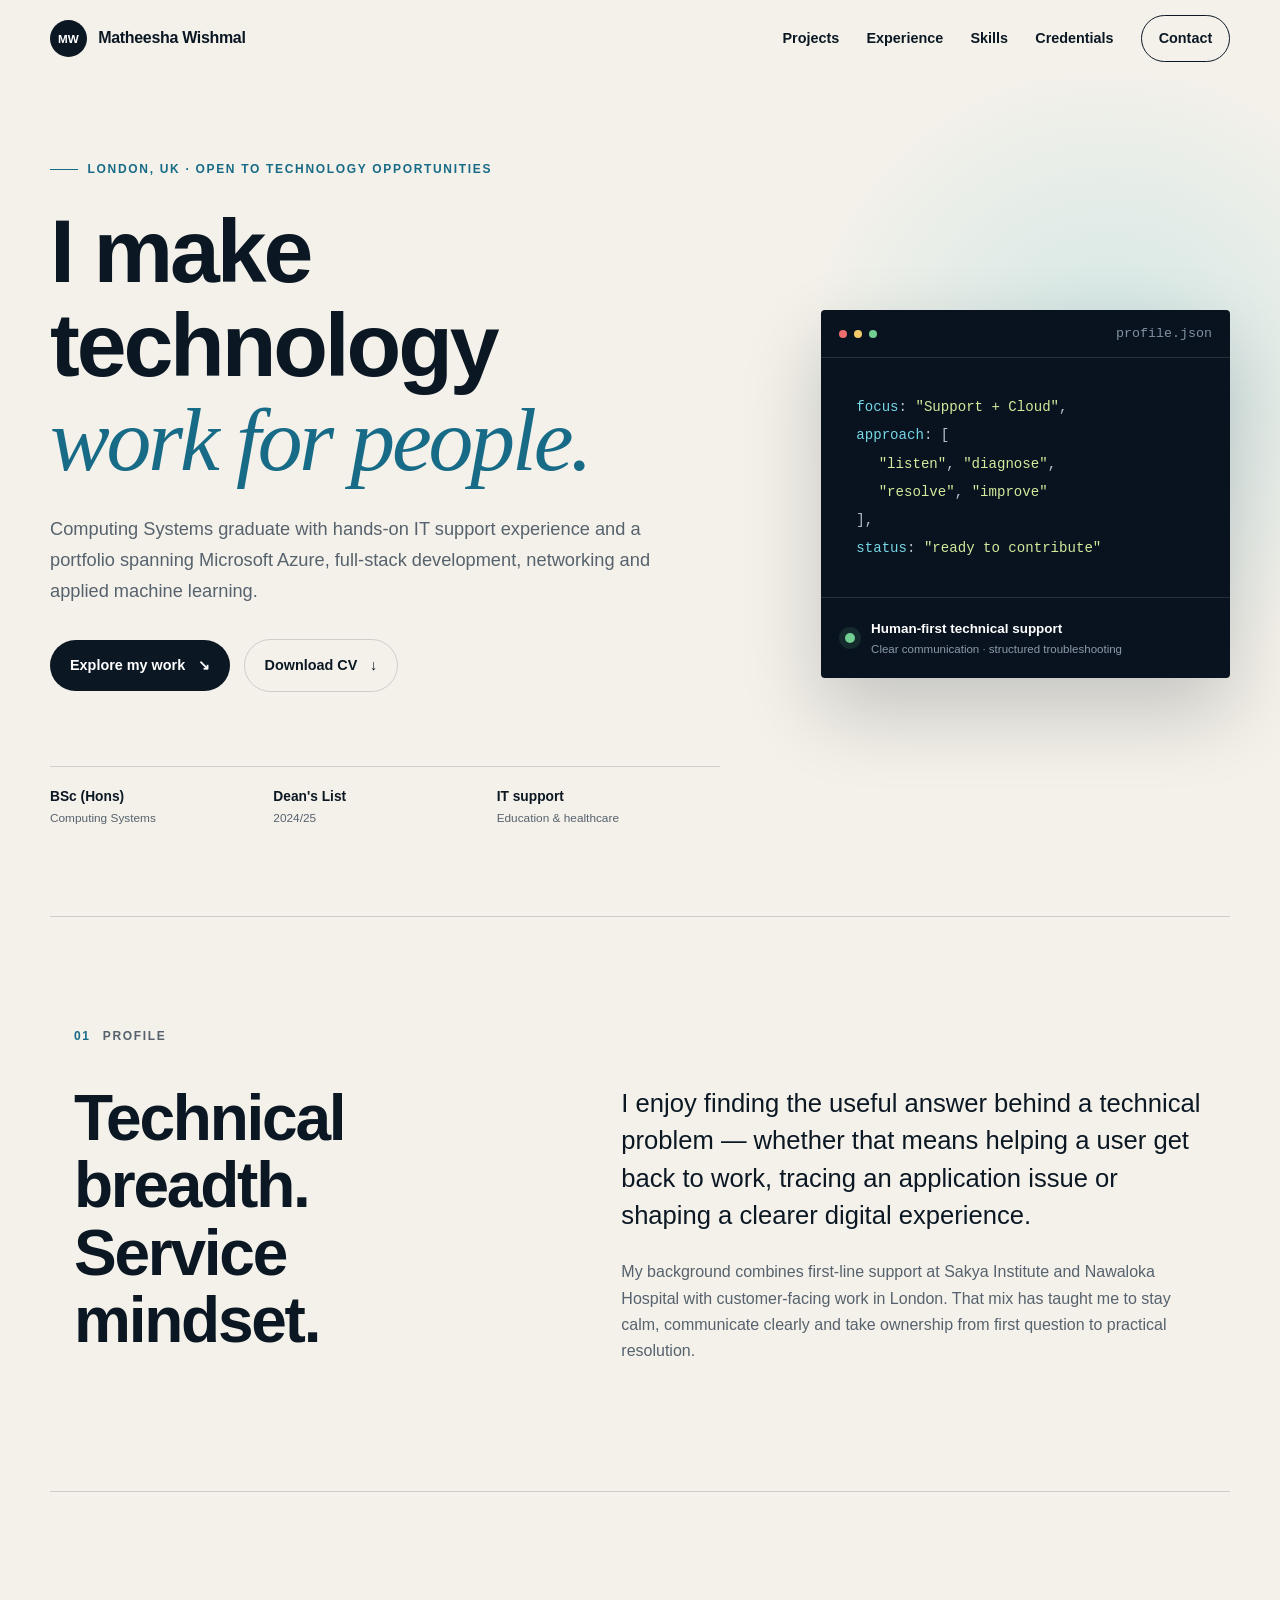
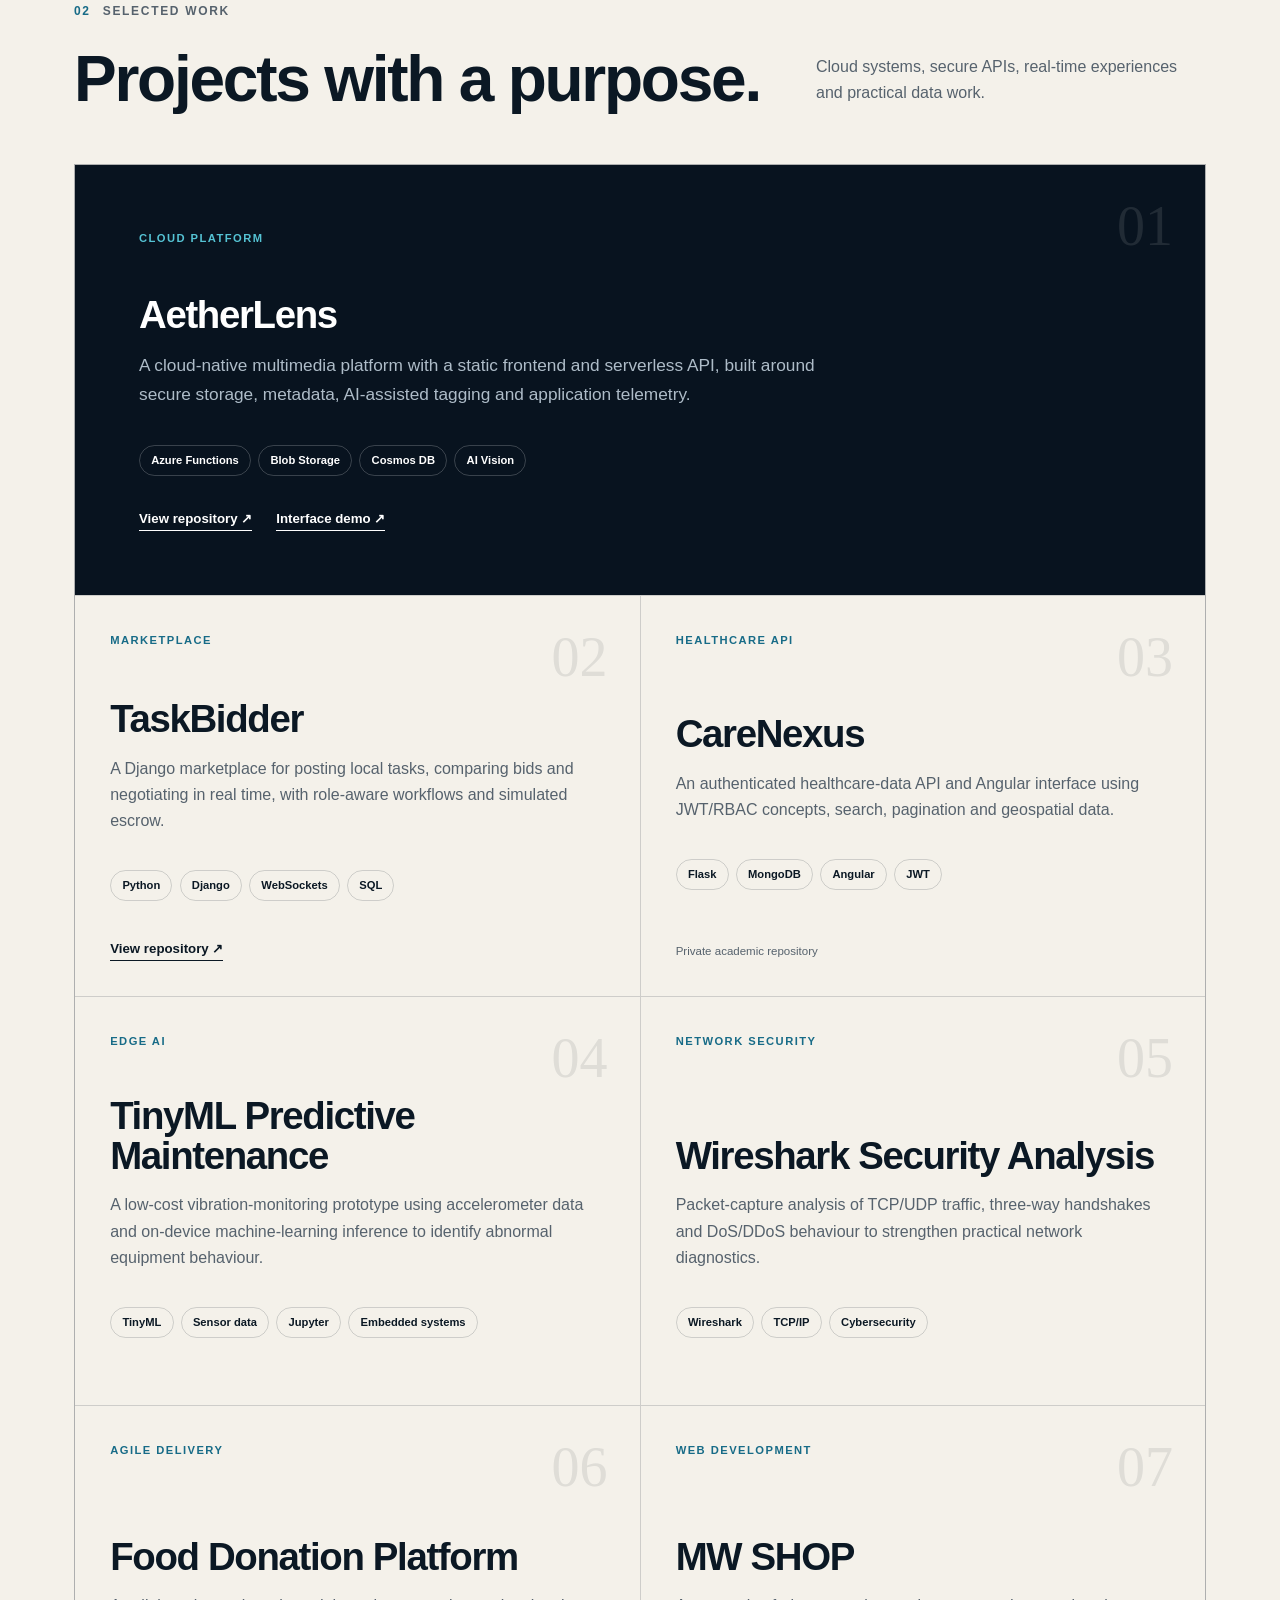
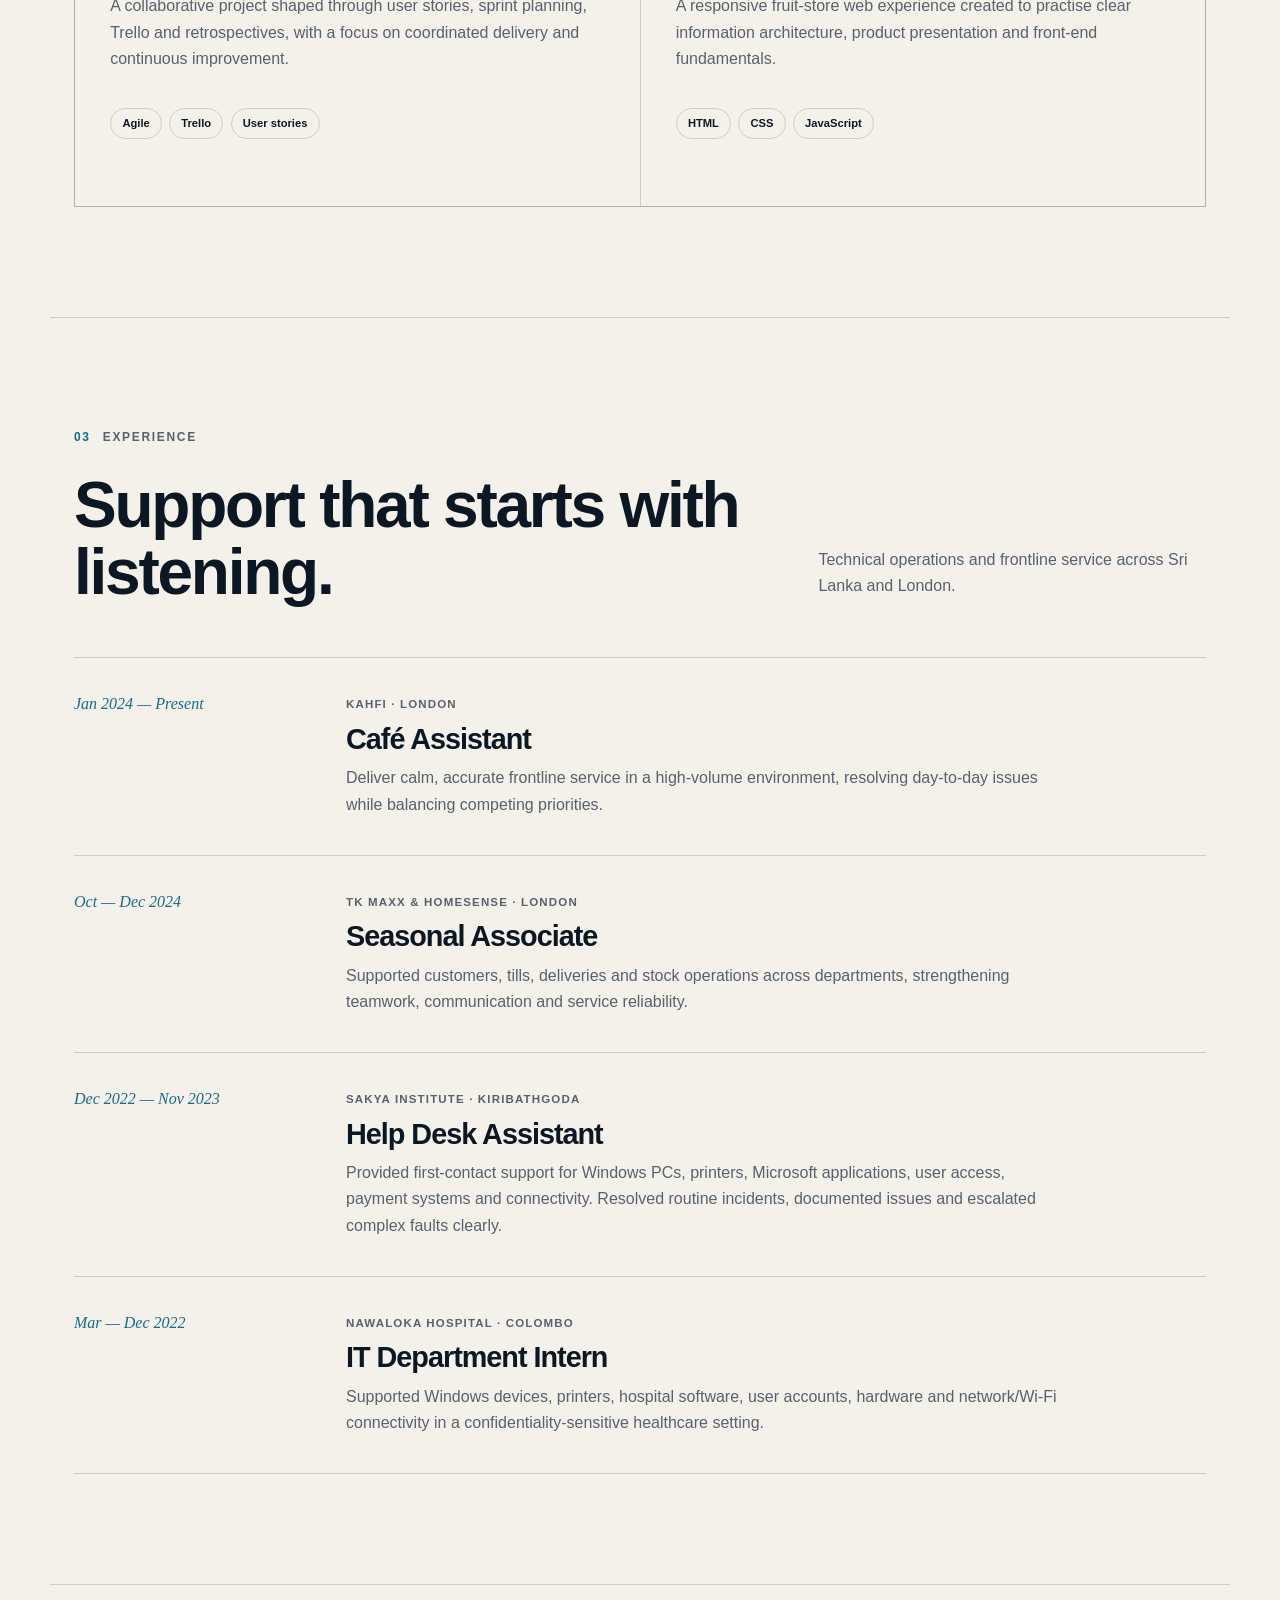
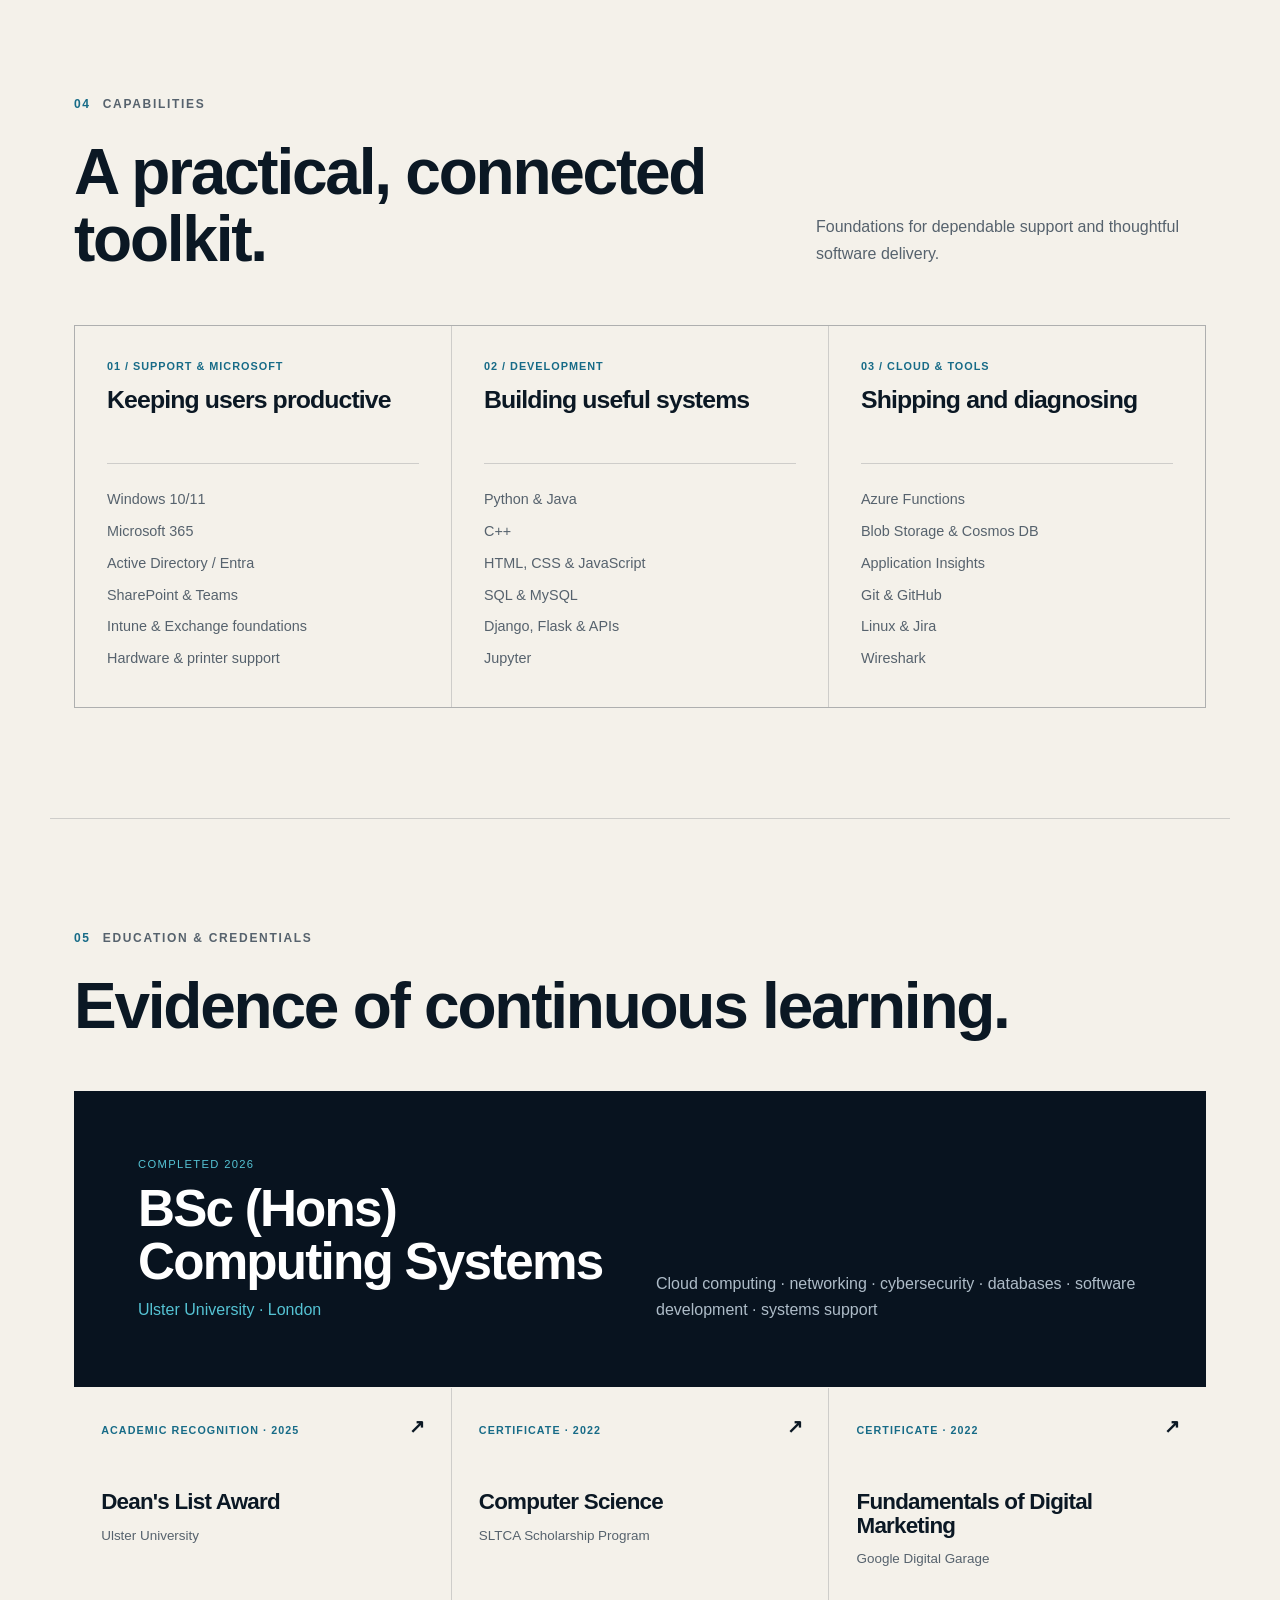
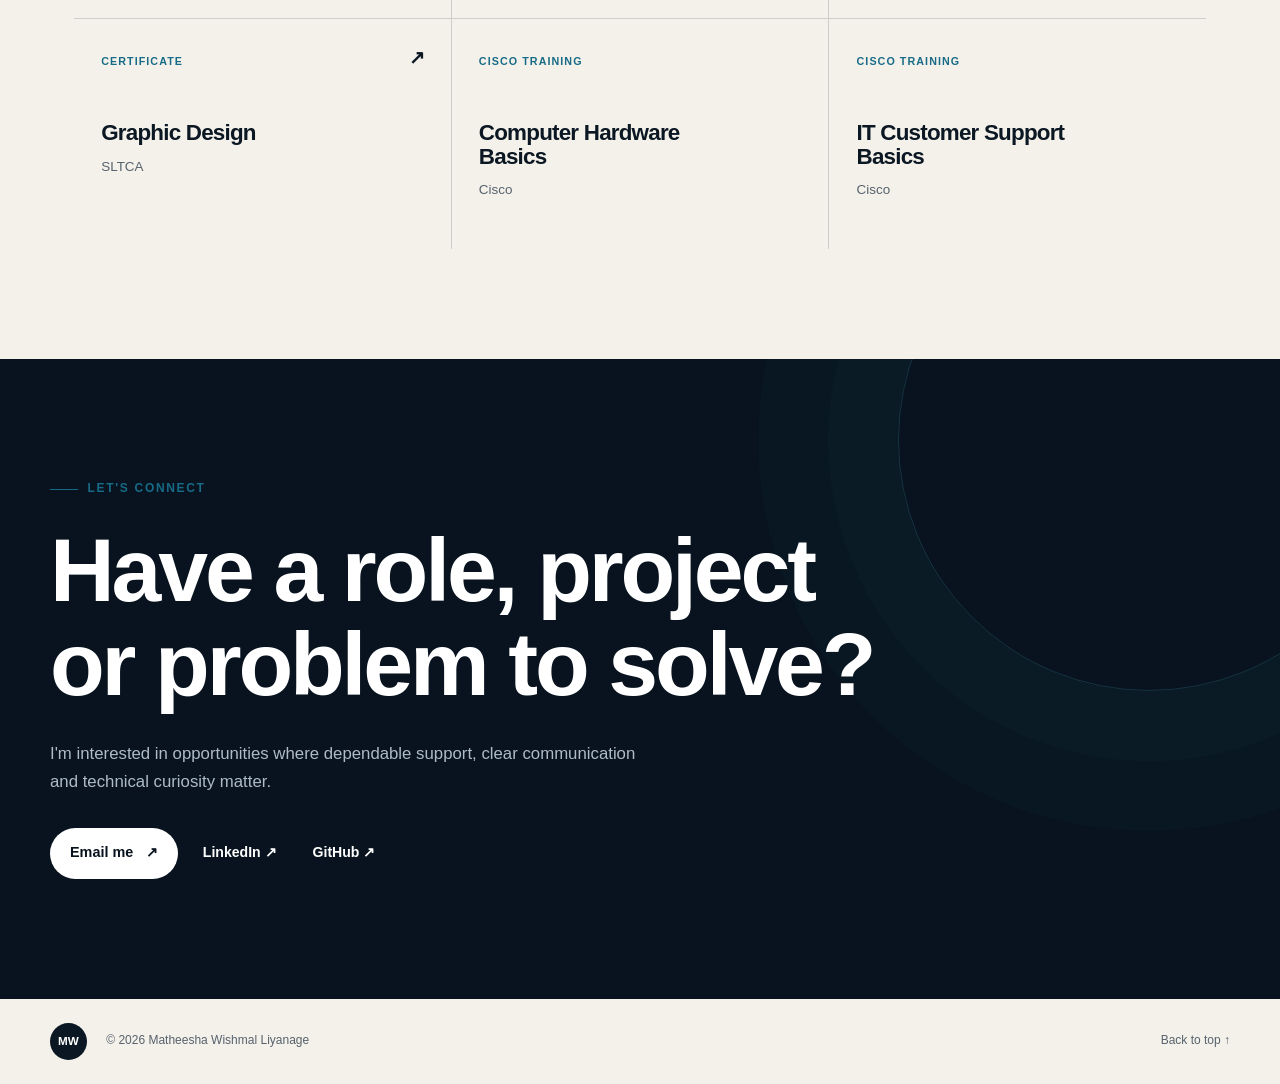
<file: index.html>
<!doctype html>
<html lang="en">
<head>
  <meta charset="utf-8">
  <meta name="viewport" content="width=device-width, initial-scale=1">
  <meta name="theme-color" content="#08131f">
  <meta name="description" content="Portfolio of Matheesha Wishmal Liyanage, a Computing Systems graduate and IT support professional building secure cloud, software and data solutions.">
  <meta name="author" content="Matheesha Wishmal Liyanage">
  <meta name="robots" content="index, follow">
  <link rel="canonical" href="https://matheeshawishmal.github.io/">
  <meta property="og:type" content="website">
  <meta property="og:url" content="https://matheeshawishmal.github.io/">
  <meta property="og:title" content="Matheesha Wishmal Liyanage | Computing Systems & IT Support">
  <meta property="og:description" content="IT support experience, cloud engineering projects and practical software solutions.">
  <meta property="og:image" content="https://matheeshawishmal.github.io/og-image.png">
  <meta name="twitter:card" content="summary_large_image">
  <meta name="twitter:title" content="Matheesha Wishmal Liyanage | Portfolio">
  <meta name="twitter:description" content="Computing Systems graduate focused on IT support, Microsoft technologies and secure cloud solutions.">
  <meta name="twitter:image" content="https://matheeshawishmal.github.io/og-image.png">
  <title>Matheesha Wishmal Liyanage | Computing Systems & IT Support</title>
  <link rel="icon" href="favicon.svg" type="image/svg+xml">
  <link rel="stylesheet" href="style.css">
  <script type="application/ld+json">
  {
    "@context": "https://schema.org",
    "@type": "Person",
    "name": "Matheesha Wishmal Liyanage",
    "url": "https://matheeshawishmal.github.io/",
    "sameAs": ["https://github.com/MatheeshaWishmal", "https://www.linkedin.com/in/matheesha-wishmal-4859822b1/"],
    "alumniOf": {"@type": "CollegeOrUniversity", "name": "Ulster University"},
    "knowsAbout": ["IT support", "Microsoft 365", "Azure", "Python", "JavaScript", "SQL", "Cybersecurity"]
  }
  </script>
</head>
<body>
  <a class="skip-link" href="#main">Skip to content</a>
  <header class="site-header" data-header>
    <a class="brand" href="#top" aria-label="Matheesha Wishmal Liyanage, home">
      <span class="brand-mark" aria-hidden="true">MW</span><span class="brand-name">Matheesha Wishmal</span>
    </a>
    <button class="nav-toggle" type="button" aria-expanded="false" aria-controls="primary-nav" data-nav-toggle>
      <span class="sr-only">Toggle navigation</span><span></span><span></span>
    </button>
    <nav id="primary-nav" class="primary-nav" aria-label="Primary navigation" data-nav>
      <a href="#projects">Projects</a><a href="#experience">Experience</a><a href="#skills">Skills</a><a href="#credentials">Credentials</a><a class="nav-cta" href="#contact">Contact</a>
    </nav>
  </header>

  <main id="main">
    <section class="hero" id="top" aria-labelledby="hero-title">
      <div class="hero-glow" aria-hidden="true"></div>
      <div class="hero-copy reveal">
        <p class="eyebrow"><span></span> London, UK · Open to technology opportunities</p>
        <h1 id="hero-title">I make technology<br><em>work for people.</em></h1>
        <p class="hero-lede">Computing Systems graduate with hands-on IT support experience and a portfolio spanning Microsoft Azure, full-stack development, networking and applied machine learning.</p>
        <div class="hero-actions">
          <a class="button button-primary" href="#projects">Explore my work <span aria-hidden="true">↘</span></a>
          <a class="button button-ghost" href="CV.pdf" download>Download CV <span aria-hidden="true">↓</span></a>
        </div>
        <ul class="hero-proof" aria-label="Highlights">
          <li><strong>BSc (Hons)</strong><span>Computing Systems</span></li>
          <li><strong>Dean's List</strong><span>2024/25</span></li>
          <li><strong>IT support</strong><span>Education & healthcare</span></li>
        </ul>
      </div>
      <div class="hero-panel reveal" aria-label="Professional focus">
        <div class="terminal-bar"><span></span><span></span><span></span><small>profile.json</small></div>
        <div class="code-card" aria-hidden="true">
          <p><span class="code-key">focus</span>: <span class="code-string">"Support + Cloud"</span>,</p>
          <p><span class="code-key">approach</span>: [</p>
          <p class="indent"><span class="code-string">"listen"</span>, <span class="code-string">"diagnose"</span>,</p>
          <p class="indent"><span class="code-string">"resolve"</span>, <span class="code-string">"improve"</span></p>
          <p>],</p>
          <p><span class="code-key">status</span>: <span class="code-string">"ready to contribute"</span></p>
        </div>
        <div class="signal"><span></span><p><strong>Human-first technical support</strong><small>Clear communication · structured troubleshooting</small></p></div>
      </div>
    </section>

    <section class="section intro" aria-labelledby="about-title">
      <div class="section-label"><span>01</span> Profile</div>
      <div class="intro-grid">
        <h2 id="about-title">Technical breadth.<br>Service mindset.</h2>
        <div><p class="large-copy">I enjoy finding the useful answer behind a technical problem — whether that means helping a user get back to work, tracing an application issue or shaping a clearer digital experience.</p><p>My background combines first-line support at Sakya Institute and Nawaloka Hospital with customer-facing work in London. That mix has taught me to stay calm, communicate clearly and take ownership from first question to practical resolution.</p></div>
      </div>
    </section>

    <section class="section projects" id="projects" aria-labelledby="projects-title">
      <div class="section-heading"><div><div class="section-label"><span>02</span> Selected work</div><h2 id="projects-title">Projects with a purpose.</h2></div><p>Cloud systems, secure APIs, real-time experiences and practical data work.</p></div>
      <div class="project-grid">
        <article class="project-card project-featured reveal"><div class="project-index">01</div><div class="project-type">Cloud platform</div><h3>AetherLens</h3><p>A cloud-native multimedia platform with a static frontend and serverless API, built around secure storage, metadata, AI-assisted tagging and application telemetry.</p><ul class="tags"><li>Azure Functions</li><li>Blob Storage</li><li>Cosmos DB</li><li>AI Vision</li></ul><div class="project-links"><a href="https://github.com/MatheeshaWishmal/Cloud-Native-Development-AetherLens" target="_blank" rel="noopener">View repository <span aria-hidden="true">↗</span></a><a href="aether-lens.html">Interface demo <span aria-hidden="true">↗</span></a></div></article>
        <article class="project-card reveal"><div class="project-index">02</div><div class="project-type">Marketplace</div><h3>TaskBidder</h3><p>A Django marketplace for posting local tasks, comparing bids and negotiating in real time, with role-aware workflows and simulated escrow.</p><ul class="tags"><li>Python</li><li>Django</li><li>WebSockets</li><li>SQL</li></ul><a class="card-link" href="https://github.com/MatheeshaWishmal/task-bidder" target="_blank" rel="noopener" aria-label="View TaskBidder repository">View repository <span aria-hidden="true">↗</span></a></article>
        <article class="project-card reveal"><div class="project-index">03</div><div class="project-type">Healthcare API</div><h3>CareNexus</h3><p>An authenticated healthcare-data API and Angular interface using JWT/RBAC concepts, search, pagination and geospatial data.</p><ul class="tags"><li>Flask</li><li>MongoDB</li><li>Angular</li><li>JWT</li></ul><span class="private-note">Private academic repository</span></article>
        <article class="project-card reveal"><div class="project-index">04</div><div class="project-type">Edge AI</div><h3>TinyML Predictive Maintenance</h3><p>A low-cost vibration-monitoring prototype using accelerometer data and on-device machine-learning inference to identify abnormal equipment behaviour.</p><ul class="tags"><li>TinyML</li><li>Sensor data</li><li>Jupyter</li><li>Embedded systems</li></ul></article>
        <article class="project-card reveal"><div class="project-index">05</div><div class="project-type">Network security</div><h3>Wireshark Security Analysis</h3><p>Packet-capture analysis of TCP/UDP traffic, three-way handshakes and DoS/DDoS behaviour to strengthen practical network diagnostics.</p><ul class="tags"><li>Wireshark</li><li>TCP/IP</li><li>Cybersecurity</li></ul></article>
        <article class="project-card reveal"><div class="project-index">06</div><div class="project-type">Agile delivery</div><h3>Food Donation Platform</h3><p>A collaborative project shaped through user stories, sprint planning, Trello and retrospectives, with a focus on coordinated delivery and continuous improvement.</p><ul class="tags"><li>Agile</li><li>Trello</li><li>User stories</li></ul></article>
        <article class="project-card reveal"><div class="project-index">07</div><div class="project-type">Web development</div><h3>MW SHOP</h3><p>A responsive fruit-store web experience created to practise clear information architecture, product presentation and front-end fundamentals.</p><ul class="tags"><li>HTML</li><li>CSS</li><li>JavaScript</li></ul></article>
      </div>
    </section>

    <section class="section experience" id="experience" aria-labelledby="experience-title">
      <div class="section-heading"><div><div class="section-label"><span>03</span> Experience</div><h2 id="experience-title">Support that starts with listening.</h2></div><p>Technical operations and frontline service across Sri Lanka and London.</p></div>
      <div class="timeline">
        <article class="timeline-item reveal"><div class="timeline-date">Jan 2024 — Present</div><div><p class="timeline-place">Kahfi · London</p><h3>Café Assistant</h3><p>Deliver calm, accurate frontline service in a high-volume environment, resolving day-to-day issues while balancing competing priorities.</p></div></article>
        <article class="timeline-item reveal"><div class="timeline-date">Oct — Dec 2024</div><div><p class="timeline-place">TK Maxx & Homesense · London</p><h3>Seasonal Associate</h3><p>Supported customers, tills, deliveries and stock operations across departments, strengthening teamwork, communication and service reliability.</p></div></article>
        <article class="timeline-item reveal"><div class="timeline-date">Dec 2022 — Nov 2023</div><div><p class="timeline-place">Sakya Institute · Kiribathgoda</p><h3>Help Desk Assistant</h3><p>Provided first-contact support for Windows PCs, printers, Microsoft applications, user access, payment systems and connectivity. Resolved routine incidents, documented issues and escalated complex faults clearly.</p></div></article>
        <article class="timeline-item reveal"><div class="timeline-date">Mar — Dec 2022</div><div><p class="timeline-place">Nawaloka Hospital · Colombo</p><h3>IT Department Intern</h3><p>Supported Windows devices, printers, hospital software, user accounts, hardware and network/Wi-Fi connectivity in a confidentiality-sensitive healthcare setting.</p></div></article>
      </div>
    </section>

    <section class="section skills" id="skills" aria-labelledby="skills-title">
      <div class="section-heading"><div><div class="section-label"><span>04</span> Capabilities</div><h2 id="skills-title">A practical, connected toolkit.</h2></div><p>Foundations for dependable support and thoughtful software delivery.</p></div>
      <div class="skill-groups">
        <article class="skill-group reveal"><p>01 / Support & Microsoft</p><h3>Keeping users productive</h3><ul><li>Windows 10/11</li><li>Microsoft 365</li><li>Active Directory / Entra</li><li>SharePoint & Teams</li><li>Intune & Exchange foundations</li><li>Hardware & printer support</li></ul></article>
        <article class="skill-group reveal"><p>02 / Development</p><h3>Building useful systems</h3><ul><li>Python & Java</li><li>C++</li><li>HTML, CSS & JavaScript</li><li>SQL & MySQL</li><li>Django, Flask & APIs</li><li>Jupyter</li></ul></article>
        <article class="skill-group reveal"><p>03 / Cloud & tools</p><h3>Shipping and diagnosing</h3><ul><li>Azure Functions</li><li>Blob Storage & Cosmos DB</li><li>Application Insights</li><li>Git & GitHub</li><li>Linux & Jira</li><li>Wireshark</li></ul></article>
      </div>
    </section>

    <section class="section credentials" id="credentials" aria-labelledby="credentials-title">
      <div class="section-heading"><div><div class="section-label"><span>05</span> Education & credentials</div><h2 id="credentials-title">Evidence of continuous learning.</h2></div></div>
      <div class="education-card reveal"><div><p class="credential-year">Completed 2026</p><h3>BSc (Hons) Computing Systems</h3><p>Ulster University · London</p></div><span>Cloud computing · networking · cybersecurity · databases · software development · systems support</span></div>
      <div class="credential-grid">
        <a class="credential-card reveal" href="cert-deanslist.pdf" target="_blank"><span>Academic recognition · 2025</span><h3>Dean's List Award</h3><p>Ulster University</p><b aria-hidden="true">↗</b></a>
        <a class="credential-card reveal" href="cert-cs.pdf" target="_blank"><span>Certificate · 2022</span><h3>Computer Science</h3><p>SLTCA Scholarship Program</p><b aria-hidden="true">↗</b></a>
        <a class="credential-card reveal" href="cert-google.pdf" target="_blank"><span>Certificate · 2022</span><h3>Fundamentals of Digital Marketing</h3><p>Google Digital Garage</p><b aria-hidden="true">↗</b></a>
        <a class="credential-card reveal" href="cert-graphic.pdf" target="_blank"><span>Certificate</span><h3>Graphic Design</h3><p>SLTCA</p><b aria-hidden="true">↗</b></a>
        <article class="credential-card reveal"><span>Cisco training</span><h3>Computer Hardware Basics</h3><p>Cisco</p></article>
        <article class="credential-card reveal"><span>Cisco training</span><h3>IT Customer Support Basics</h3><p>Cisco</p></article>
      </div>
    </section>

    <section class="contact" id="contact" aria-labelledby="contact-title">
      <div class="contact-inner reveal"><p class="eyebrow"><span></span> Let's connect</p><h2 id="contact-title">Have a role, project<br>or problem to solve?</h2><p>I'm interested in opportunities where dependable support, clear communication and technical curiosity matter.</p><div class="contact-actions"><a class="button button-light" href="mailto:matheesha528@gmail.com">Email me <span aria-hidden="true">↗</span></a><a class="text-link" href="https://www.linkedin.com/in/matheesha-wishmal-4859822b1/" target="_blank" rel="noopener">LinkedIn ↗</a><a class="text-link" href="https://github.com/MatheeshaWishmal" target="_blank" rel="noopener">GitHub ↗</a></div></div>
    </section>
  </main>
  <footer><a class="brand" href="#top" aria-label="Back to top"><span class="brand-mark" aria-hidden="true">MW</span></a><p>© <span data-year>2026</span> Matheesha Wishmal Liyanage</p><a href="#top">Back to top ↑</a></footer>
  <script src="script.js" defer></script>
</body>
</html>
</file>
<file: style.css>
:root {
  --ink: #0b1824;
  --navy: #08131f;
  --paper: #f4f1ea;
  --white: #fff;
  --blue: #55c3d4;
  --blue-dark: #176b87;
  --line: rgba(11, 24, 36, .16);
  --muted: #56626d;
  --max: 1180px;
  --ease: cubic-bezier(.2, .8, .2, 1);
}

* { box-sizing: border-box; }
html { scroll-behavior: smooth; }
body { margin: 0; background: var(--paper); color: var(--ink); font-family: Inter, "Segoe UI", Arial, sans-serif; font-size: 16px; line-height: 1.65; -webkit-font-smoothing: antialiased; }
a { color: inherit; text-decoration: none; }
button { font: inherit; }
h1, h2, h3, p { margin-top: 0; }
h1, h2, h3 { letter-spacing: -.035em; line-height: 1.05; }
.sr-only { position: absolute; width: 1px; height: 1px; padding: 0; margin: -1px; overflow: hidden; clip: rect(0, 0, 0, 0); white-space: nowrap; border: 0; }
.skip-link { position: fixed; left: 1rem; top: -5rem; z-index: 1000; background: #fff; color: #000; padding: .75rem 1rem; }
.skip-link:focus { top: 1rem; }

.site-header { height: 78px; padding: 0 max(24px, calc((100vw - var(--max)) / 2)); display: flex; align-items: center; justify-content: space-between; position: fixed; inset: 0 0 auto; z-index: 100; background: rgba(244, 241, 234, .86); backdrop-filter: blur(18px); border-bottom: 1px solid transparent; transition: .3s var(--ease); }
.site-header.scrolled { border-color: var(--line); }
.brand { display: flex; align-items: center; gap: .7rem; font-weight: 750; }
.brand-mark { display: grid; place-items: center; width: 37px; height: 37px; background: var(--ink); color: #fff; border-radius: 50%; font-size: .73rem; letter-spacing: .02em; }
.brand-name { letter-spacing: -.02em; }
.primary-nav { display: flex; align-items: center; gap: 1.7rem; font-size: .9rem; font-weight: 600; }
.primary-nav a { position: relative; }
.primary-nav a:not(.nav-cta)::after { content: ""; position: absolute; left: 0; bottom: -5px; width: 100%; height: 1px; background: currentColor; transform: scaleX(0); transform-origin: right; transition: transform .25s var(--ease); }
.primary-nav a:hover::after, .primary-nav a:focus-visible::after { transform: scaleX(1); transform-origin: left; }
.nav-cta { padding: .65rem 1.05rem; border: 1px solid var(--ink); border-radius: 100px; }
.nav-toggle { display: none; background: transparent; border: 0; width: 44px; height: 44px; padding: 12px; }
.nav-toggle span:not(.sr-only) { display: block; height: 2px; background: var(--ink); margin: 6px 0; }

.hero { min-height: 780px; padding: 160px max(24px, calc((100vw - var(--max)) / 2)) 88px; display: grid; grid-template-columns: 1.25fr .75fr; align-items: center; gap: 7vw; position: relative; overflow: hidden; }
.hero-glow { position: absolute; width: 650px; height: 650px; border-radius: 50%; background: radial-gradient(circle, rgba(85, 195, 212, .22), transparent 68%); right: -12%; top: 5%; pointer-events: none; }
.eyebrow, .section-label { font-size: .75rem; font-weight: 750; text-transform: uppercase; letter-spacing: .14em; }
.eyebrow { display: flex; align-items: center; gap: .6rem; color: var(--blue-dark); margin-bottom: 1.5rem; }
.eyebrow > span { width: 28px; height: 1px; background: currentColor; }
.hero h1 { font-size: clamp(3.8rem, 7vw, 6.8rem); font-weight: 730; margin-bottom: 1.7rem; max-width: 900px; }
.hero h1 em { font-family: Georgia, serif; font-weight: 400; color: var(--blue-dark); }
.hero-lede { font-size: 1.14rem; color: var(--muted); max-width: 650px; line-height: 1.7; }
.hero-actions, .contact-actions { display: flex; flex-wrap: wrap; align-items: center; gap: .85rem; margin-top: 2rem; }
.button { display: inline-flex; justify-content: center; align-items: center; gap: .8rem; padding: .85rem 1.25rem; border-radius: 100px; font-size: .9rem; font-weight: 700; transition: transform .25s var(--ease), background .25s; }
.button:hover { transform: translateY(-2px); }
.button-primary { background: var(--ink); color: #fff; }
.button-primary:hover { background: var(--blue-dark); }
.button-ghost { border: 1px solid var(--line); }
.hero-proof { list-style: none; padding: 0; margin: 4.6rem 0 0; display: grid; grid-template-columns: repeat(3, 1fr); border-top: 1px solid var(--line); max-width: 670px; }
.hero-proof li { padding: 1.2rem 1rem 0 0; }
.hero-proof strong, .hero-proof span { display: block; }
.hero-proof strong { font-size: .86rem; }
.hero-proof span { font-size: .74rem; color: var(--muted); }
.hero-panel { background: var(--navy); color: #fff; border-radius: 4px; box-shadow: 0 34px 80px rgba(8, 19, 31, .2); transform: rotate(1.25deg); position: relative; z-index: 2; }
.terminal-bar { height: 48px; border-bottom: 1px solid rgba(255, 255, 255, .12); display: flex; align-items: center; gap: 7px; padding: 0 18px; }
.terminal-bar span { width: 8px; height: 8px; border-radius: 50%; background: #f26d6d; }
.terminal-bar span:nth-child(2) { background: #f3c969; }
.terminal-bar span:nth-child(3) { background: #72ce91; }
.terminal-bar small { margin-left: auto; color: #8091a1; font-family: monospace; }
.code-card { padding: 2.2rem; font: clamp(.75rem, 1.1vw, .9rem) / 2 ui-monospace, SFMono-Regular, Consolas, monospace; color: #b7c2cc; }
.code-card p { margin: 0; }
.code-key { color: #75d6e5; }
.code-string { color: #d4e99b; }
.indent { padding-left: 1.4rem; }
.signal { border-top: 1px solid rgba(255, 255, 255, .12); padding: 1.2rem 1.5rem; display: flex; align-items: center; gap: 1rem; }
.signal > span { width: 10px; height: 10px; border-radius: 50%; background: #72ce91; box-shadow: 0 0 0 6px rgba(114, 206, 145, .12); }
.signal p { margin: 0; }
.signal strong, .signal small { display: block; }
.signal strong { font-size: .84rem; }
.signal small { color: #8c9baa; font-size: .72rem; }

.section { max-width: var(--max); margin: auto; padding: 110px 24px; border-top: 1px solid var(--line); }
.section-label { display: flex; align-items: center; gap: .75rem; color: var(--muted); margin-bottom: 2.4rem; }
.section-label span { color: var(--blue-dark); }
.intro-grid { display: grid; grid-template-columns: .85fr 1.15fr; gap: 9vw; }
.section h2, .contact h2 { font-size: clamp(2.6rem, 5vw, 4.5rem); margin-bottom: 0; }
.intro-grid .large-copy { font-size: clamp(1.25rem, 2vw, 1.7rem); line-height: 1.45; color: var(--ink); }
.intro-grid p:not(.large-copy) { color: var(--muted); max-width: 690px; }
.section-heading { display: flex; align-items: flex-end; justify-content: space-between; gap: 2rem; margin-bottom: 3.2rem; }
.section-heading .section-label { margin-bottom: 1.5rem; }
.section-heading > p { max-width: 390px; color: var(--muted); margin-bottom: .4rem; }
.project-grid { display: grid; grid-template-columns: repeat(2, 1fr); gap: 1px; background: var(--line); border: 1px solid var(--line); }
.project-card { background: var(--paper); padding: 2.2rem; min-height: 400px; display: flex; flex-direction: column; position: relative; transition: background .25s; }
.project-card:hover { background: #fff; }
.project-featured { grid-column: 1 / -1; min-height: 430px; padding: clamp(2.2rem, 5vw, 4.5rem); background: var(--navy); color: #fff; }
.project-featured:hover { background: #102336; }
.project-index { position: absolute; right: 2rem; top: 1.8rem; font: 400 3.5rem Georgia, serif; color: rgba(11, 24, 36, .09); }
.project-featured .project-index { color: rgba(255, 255, 255, .1); }
.project-type { font-size: .7rem; text-transform: uppercase; letter-spacing: .13em; color: var(--blue-dark); font-weight: 750; margin-bottom: auto; }
.project-featured .project-type { color: var(--blue); }
.project-card h3 { font-size: clamp(1.8rem, 3vw, 3.4rem); margin: 2.8rem 0 1rem; }
.project-card p { color: var(--muted); max-width: 720px; }
.project-featured p { color: #aebcc8; font-size: 1.08rem; }
.tags { list-style: none; padding: 0; display: flex; flex-wrap: wrap; gap: .45rem; margin: 1.2rem 0 2rem; }
.tags li { border: 1px solid var(--line); border-radius: 100px; padding: .34rem .7rem; font-size: .7rem; font-weight: 650; }
.project-featured .tags li { border-color: rgba(255, 255, 255, .2); }
.project-links { display: flex; gap: 1.5rem; flex-wrap: wrap; }
.project-links a, .card-link { font-size: .83rem; font-weight: 750; border-bottom: 1px solid currentColor; align-self: flex-start; }
.card-link { margin-top: auto; }
.private-note { font-size: .72rem; color: var(--muted); margin-top: auto; }

.timeline { border-top: 1px solid var(--line); }
.timeline-item { display: grid; grid-template-columns: 240px 1fr; gap: 2rem; padding: 2.3rem 0; border-bottom: 1px solid var(--line); }
.timeline-date { font: italic 1rem Georgia, serif; color: var(--blue-dark); }
.timeline-place { font-size: .72rem; text-transform: uppercase; letter-spacing: .1em; color: var(--muted); font-weight: 700; margin-bottom: .6rem; }
.timeline-item h3 { font-size: 1.8rem; margin-bottom: .7rem; }
.timeline-item div:last-child > p:last-child { color: var(--muted); max-width: 720px; margin-bottom: 0; }
.skill-groups { display: grid; grid-template-columns: repeat(3, 1fr); gap: 1px; background: var(--line); border: 1px solid var(--line); }
.skill-group { background: var(--paper); padding: 2rem; }
.skill-group > p { font-size: .68rem; color: var(--blue-dark); font-weight: 750; text-transform: uppercase; letter-spacing: .09em; }
.skill-group h3 { font-size: 1.55rem; min-height: 3.2rem; }
.skill-group ul { list-style: none; padding: 1.3rem 0 0; margin: 1.5rem 0 0; border-top: 1px solid var(--line); }
.skill-group li { color: var(--muted); font-size: .9rem; padding: .25rem 0; }
.education-card { display: grid; grid-template-columns: 1fr 1fr; gap: 2rem; align-items: end; background: var(--navy); color: #fff; padding: clamp(2rem, 5vw, 4rem); margin-bottom: 1px; }
.education-card h3 { font-size: clamp(2rem, 4vw, 3.6rem); margin: .5rem 0; }
.education-card p { color: var(--blue); margin: 0; }
.credential-year { font-size: .7rem; text-transform: uppercase; letter-spacing: .12em; }
.education-card > span { color: #aebcc8; }
.credential-grid { display: grid; grid-template-columns: repeat(3, 1fr); gap: 1px; background: var(--line); }
.credential-card { min-height: 230px; background: var(--paper); padding: 1.7rem; position: relative; transition: background .25s; }
.credential-card[href]:hover { background: #fff; }
.credential-card span { font-size: .67rem; text-transform: uppercase; letter-spacing: .1em; color: var(--blue-dark); font-weight: 750; }
.credential-card h3 { font-size: 1.4rem; margin: 3rem 0 .7rem; max-width: 260px; }
.credential-card p { color: var(--muted); font-size: .84rem; }
.credential-card b { position: absolute; right: 1.6rem; top: 1.4rem; font-size: 1.2rem; }
.contact { background: var(--navy); color: #fff; padding: 120px max(24px, calc((100vw - var(--max)) / 2)); position: relative; overflow: hidden; }
.contact::after { content: ""; position: absolute; width: 500px; height: 500px; border: 1px solid rgba(85, 195, 212, .18); border-radius: 50%; right: -120px; top: -170px; box-shadow: 0 0 0 70px rgba(85, 195, 212, .025), 0 0 0 140px rgba(85, 195, 212, .018); }
.contact-inner { position: relative; z-index: 1; }
.contact h2 { font-size: clamp(3.2rem, 7vw, 6rem); }
.contact-inner > p:not(.eyebrow) { color: #aebcc8; max-width: 600px; font-size: 1.05rem; margin-top: 1.8rem; }
.button-light { background: #fff; color: var(--navy); }
.text-link { font-weight: 700; font-size: .88rem; padding: .7rem; }
footer { padding: 1.5rem max(24px, calc((100vw - var(--max)) / 2)); display: flex; align-items: center; gap: 1.2rem; font-size: .75rem; color: var(--muted); }
footer p { margin: 0; }
footer > a:last-child { margin-left: auto; }
.reveal { opacity: 0; transform: translateY(24px); transition: opacity .7s var(--ease), transform .7s var(--ease); }
.reveal.visible { opacity: 1; transform: none; }

@media (max-width: 820px) {
  .site-header { height: 68px; }
  .nav-toggle { display: block; }
  .primary-nav { position: fixed; top: 68px; left: 0; right: 0; background: var(--paper); border-bottom: 1px solid var(--line); padding: 1.4rem 24px 1.8rem; display: none; flex-direction: column; align-items: flex-start; }
  .primary-nav.open { display: flex; }
  .nav-cta { width: 100%; text-align: center; }
  .hero { grid-template-columns: 1fr; min-height: auto; padding-top: 125px; gap: 4rem; }
  .hero-panel { max-width: 520px; }
  .hero-proof { margin-top: 3rem; }
  .intro-grid, .education-card { grid-template-columns: 1fr; gap: 2rem; }
  .section-heading { align-items: flex-start; flex-direction: column; }
  .project-grid { grid-template-columns: 1fr; }
  .project-featured { grid-column: auto; }
  .skill-groups, .credential-grid { grid-template-columns: 1fr 1fr; }
  .timeline-item { grid-template-columns: 1fr; gap: .7rem; }
  .section { padding-top: 82px; padding-bottom: 82px; }
}

@media (max-width: 540px) {
  .brand-name { display: none; }
  .hero { padding-left: 20px; padding-right: 20px; }
  .hero h1 { font-size: 3.15rem; }
  .hero-actions .button { width: 100%; }
  .hero-proof { grid-template-columns: 1fr; }
  .hero-proof li { border-bottom: 1px solid var(--line); padding: 1rem 0; }
  .hero-panel { transform: none; }
  .code-card { padding: 1.4rem; }
  .section { padding-left: 20px; padding-right: 20px; }
  .skill-groups, .credential-grid { grid-template-columns: 1fr; }
  .project-card { padding: 1.6rem; min-height: 360px; }
  .contact { padding: 88px 20px; }
  .contact-actions { align-items: flex-start; flex-direction: column; }
  footer { flex-wrap: wrap; }
}

@media (prefers-reduced-motion: reduce) {
  html { scroll-behavior: auto; }
  *, *::before, *::after { animation-duration: .01ms !important; transition-duration: .01ms !important; }
  .reveal { opacity: 1; transform: none; }
}

:focus-visible { outline: 3px solid var(--blue); outline-offset: 4px; }
</file>
